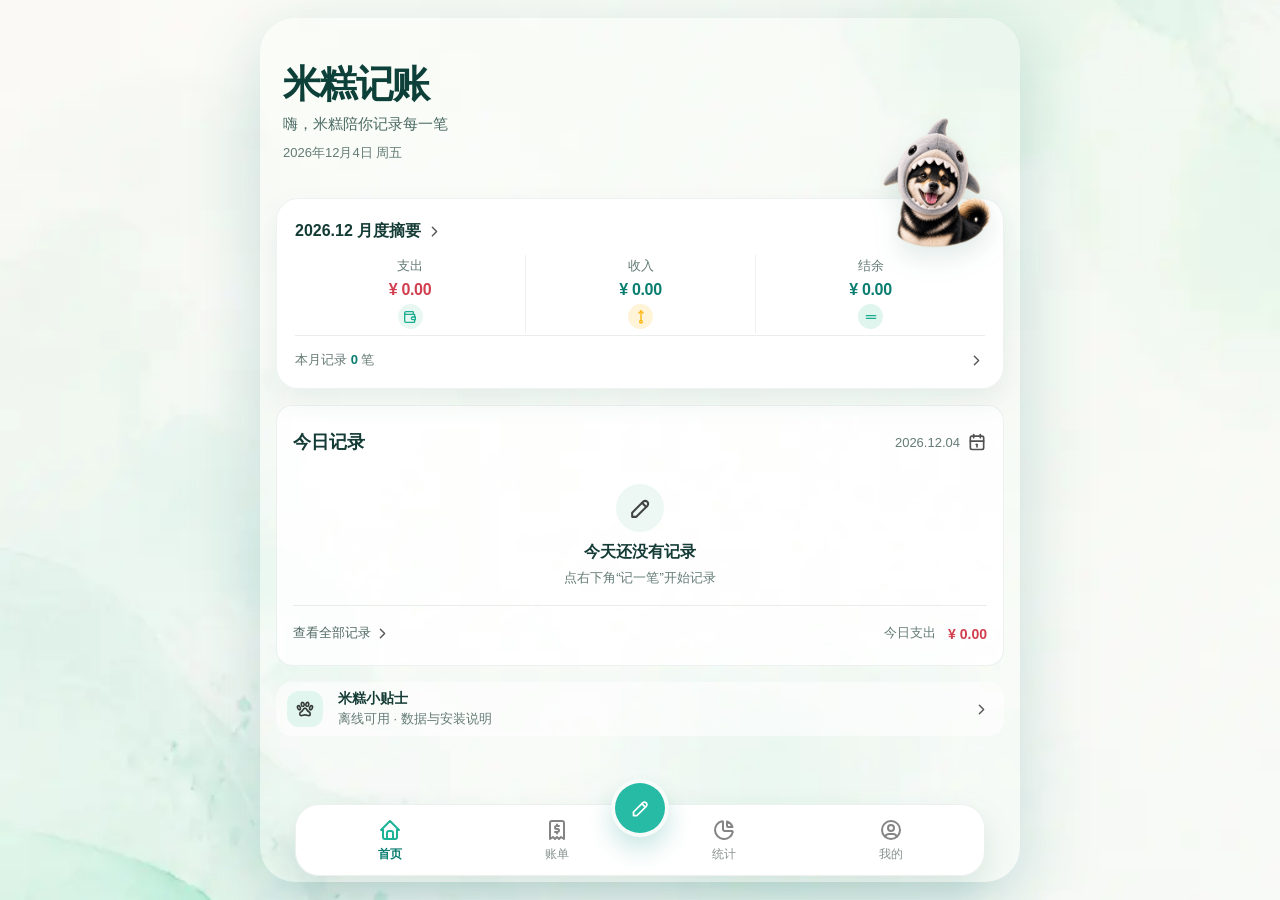
<file: index.html>
<!doctype html>
<html lang="zh-CN">
<head>
  <meta charset="utf-8">
  <meta name="viewport" content="width=device-width, initial-scale=1, maximum-scale=1, user-scalable=no, viewport-fit=cover">
  <meta name="theme-color" content="#f4fbf8">
  <meta name="apple-mobile-web-app-capable" content="yes">
  <meta name="apple-mobile-web-app-status-bar-style" content="default">
  <meta name="apple-mobile-web-app-title" content="米糕记账">
  <meta name="description" content="米糕陪你记录每一笔日常支出与收入">
  <link rel="manifest" href="./manifest.webmanifest">
  <link rel="apple-touch-icon" href="./assets/black-shiba-mascot.png">
  <link rel="stylesheet" href="./styles.css">
  <title>米糕记账</title>
</head>
<body>
  <div id="app-shell" class="app-shell">
    <main id="page" class="page-host" aria-live="polite"></main>
    <div id="modal-root"></div>

    <nav class="bottom-nav" aria-label="主导航">
      <button class="nav-item" data-tab="home" type="button">
        <span class="nav-icon" aria-hidden="true">
          <img class="nav-glyph" src="./assets/icons/home.svg" alt="">
        </span><span>首页</span>
      </button>
      <button class="nav-item" data-tab="ledger" type="button">
        <span class="nav-icon" aria-hidden="true">
          <img class="nav-glyph" src="./assets/icons/receipt-2.svg" alt="">
        </span><span>账单</span>
      </button>
      <button class="nav-item" data-tab="statistics" type="button">
        <span class="nav-icon" aria-hidden="true">
          <img class="nav-glyph" src="./assets/icons/chart-pie.svg" alt="">
        </span><span>统计</span>
      </button>
      <button class="nav-item" data-tab="settings" type="button">
        <span class="nav-icon" aria-hidden="true">
          <img class="nav-glyph" src="./assets/icons/user-circle.svg" alt="">
        </span><span>我的</span>
      </button>
    </nav>

    <button class="floating-add" data-action="add" type="button" aria-label="记一笔">
      <img class="floating-add-glyph" src="./assets/icons/pencil.svg" alt="" aria-hidden="true">
      <span>记一笔</span>
    </button>

    <div id="toast" class="toast" role="status"></div>
  </div>
  <script src="./app.js" defer></script>
</body>
</html>
</file>
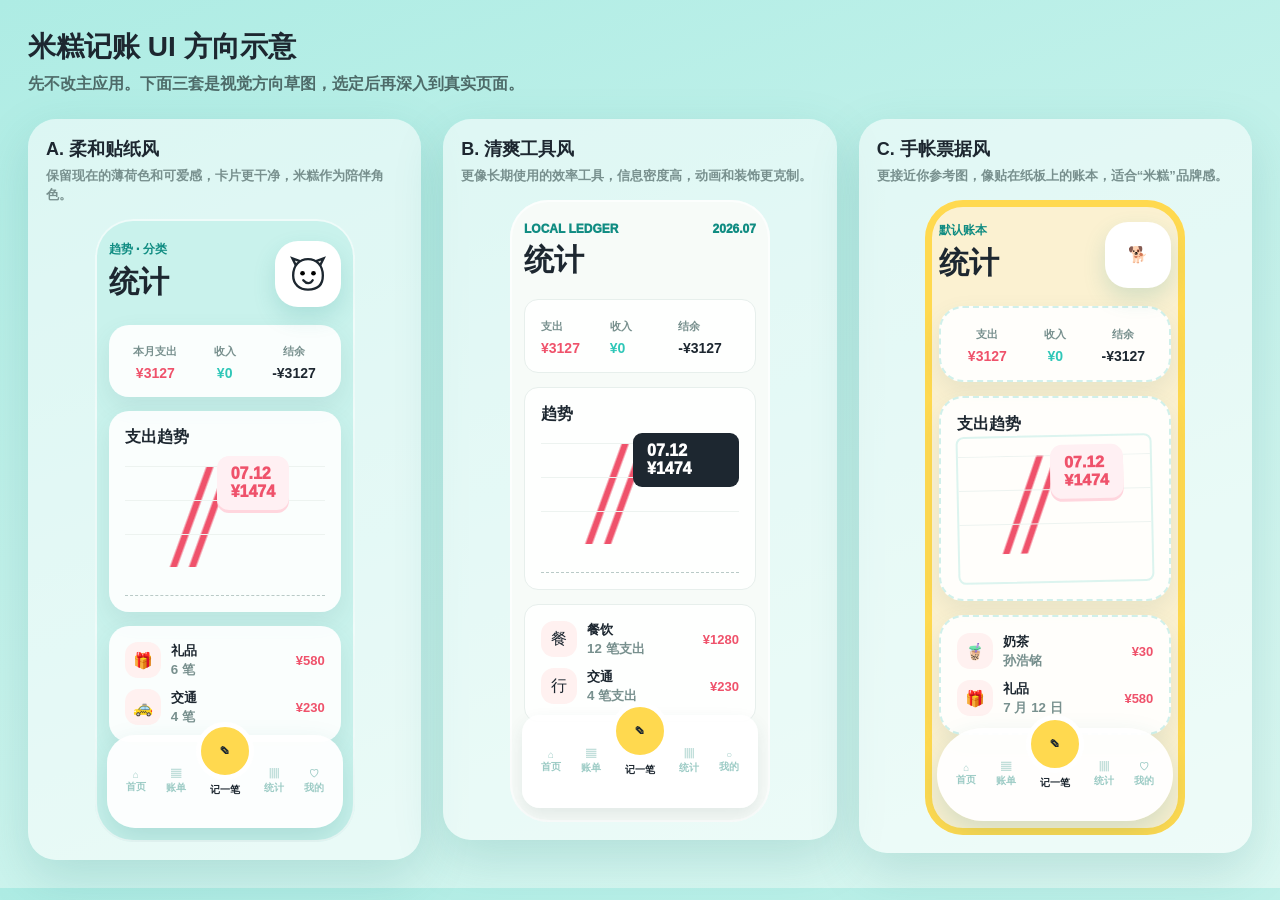
<file: ui-concepts.html>
<!doctype html>
<html lang="zh-CN">
<head>
  <meta charset="utf-8">
  <meta name="viewport" content="width=device-width, initial-scale=1">
  <title>米糕记账 UI 方向示意</title>
  <style>
    :root {
      --mint: #2fc7b8;
      --mint-soft: #c9f2ec;
      --ink: #1d2730;
      --muted: #78908e;
      --coral: #ef526b;
      --yellow: #ffd94f;
      --paper: #fffdf8;
    }
    * { box-sizing: border-box; }
    body {
      margin: 0;
      padding: 28px;
      background: linear-gradient(160deg, #aeece4, #dcf8f2);
      color: var(--ink);
      font-family: -apple-system, BlinkMacSystemFont, "Segoe UI", sans-serif;
    }
    h1 { margin: 0 0 8px; font-size: 28px; }
    .intro { margin: 0 0 24px; color: #4e6b69; font-weight: 700; }
    .grid {
      display: grid;
      grid-template-columns: repeat(auto-fit, minmax(280px, 1fr));
      gap: 22px;
      align-items: start;
    }
    .concept {
      padding: 18px;
      border-radius: 28px;
      background: rgba(255,255,255,.55);
      box-shadow: 0 18px 50px rgba(33, 120, 116, .18);
    }
    .concept h2 { margin: 0 0 6px; font-size: 18px; }
    .concept p { margin: 0 0 14px; color: var(--muted); font-size: 13px; font-weight: 700; line-height: 1.45; }
    .phone {
      width: 260px;
      min-height: 520px;
      margin: 0 auto;
      padding: 22px 14px 86px;
      position: relative;
      overflow: hidden;
      border-radius: 38px;
      background: var(--mint-soft);
      box-shadow: inset 0 0 0 2px rgba(255,255,255,.7);
    }
    .hero { display: flex; justify-content: space-between; align-items: flex-start; margin-bottom: 18px; }
    .eyebrow { display: block; color: #108c82; font-size: 12px; font-weight: 950; }
    .title { display: block; margin-top: 4px; font-size: 30px; font-weight: 950; }
    .migao {
      width: 66px;
      height: 66px;
      border-radius: 23px;
      background: #fff;
      display: grid;
      place-items: center;
      box-shadow: 0 10px 22px rgba(41, 145, 138, .18);
    }
    .migao svg { width: 50px; height: 50px; }
    .card {
      margin-bottom: 14px;
      padding: 16px;
      border-radius: 20px;
      background: rgba(255,255,255,.9);
      box-shadow: 0 10px 24px rgba(55, 112, 108, .10);
    }
    .summary { display: grid; grid-template-columns: repeat(3, 1fr); gap: 8px; text-align: center; }
    .summary span { color: var(--muted); font-size: 11px; font-weight: 850; }
    .summary strong { display: block; margin-top: 6px; font-size: 14px; }
    .expense { color: var(--coral); }
    .income { color: var(--mint); }
    .chart { height: 148px; position: relative; border-bottom: 1px dashed #b9cac7; }
    .line {
      position: absolute;
      inset: 18px 0 28px;
      background:
        linear-gradient(#edf3f0 1px, transparent 1px) 0 0 / 100% 34px,
        linear-gradient(110deg, transparent 0 34%, var(--coral) 35% 37%, transparent 38% 42%, var(--coral) 43% 45%, transparent 46%);
    }
    .bubble {
      position: absolute;
      left: 92px;
      top: 8px;
      padding: 9px 14px;
      border-radius: 12px;
      background: #fff0f3;
      color: var(--coral);
      font-weight: 950;
      box-shadow: 0 3px 0 #ffd6de;
    }
    .list { display: grid; gap: 10px; }
    .row { display: flex; align-items: center; gap: 10px; }
    .icon { display: grid; place-items: center; width: 36px; height: 36px; border-radius: 13px; background: #fff1f0; }
    .row div { flex: 1; }
    .row b { display: block; font-size: 13px; }
    .row small { color: var(--muted); font-weight: 700; }
    .nav {
      position: absolute;
      left: 12px;
      right: 12px;
      bottom: 14px;
      display: grid;
      grid-template-columns: repeat(5, 1fr);
      align-items: center;
      padding: 9px;
      border-radius: 28px;
      background: rgba(255,255,255,.95);
      box-shadow: 0 12px 28px rgba(38, 126, 121, .18);
      text-align: center;
      color: #9ccbc5;
      font-size: 10px;
      font-weight: 900;
    }
    .nav svg { width: 24px; height: 24px; display: block; margin: 0 auto 3px; fill: none; stroke: currentColor; stroke-width: 2.2; stroke-linecap: round; stroke-linejoin: round; }
    .fab { transform: translateY(-22px); color: var(--ink); }
    .fab i { display: grid; place-items: center; width: 58px; height: 58px; margin: 0 auto 3px; border: 5px solid white; border-radius: 50%; background: var(--yellow); font-style: normal; }
    .b .phone { background: #f7fbf8; }
    .b .card { border: 1px solid #e7efec; box-shadow: none; border-radius: 14px; }
    .b .summary { text-align: left; }
    .b .bubble { background: #1d2730; color: white; box-shadow: none; border-radius: 9px; }
    .b .nav { border-radius: 18px; box-shadow: 0 8px 18px rgba(42, 80, 76, .10); }
    .c .phone { background: #fbf1d1; box-shadow: inset 0 0 0 7px #ffd94f; }
    .c .card { border: 2px dashed rgba(42, 189, 176, .22); border-radius: 24px; }
    .c .chart { transform: rotate(-1.2deg); border: 2px solid rgba(42, 189, 176, .16); border-radius: 8px; }
    .c .nav { border-radius: 999px; }
  </style>
</head>
<body>
  <h1>米糕记账 UI 方向示意</h1>
  <p class="intro">先不改主应用。下面三套是视觉方向草图，选定后再深入到真实页面。</p>
  <main class="grid">
    <section class="concept a">
      <h2>A. 柔和贴纸风</h2>
      <p>保留现在的薄荷色和可爱感，卡片更干净，米糕作为陪伴角色。</p>
      <div class="phone">
        <div class="hero"><div><span class="eyebrow">趋势 · 分类</span><span class="title">统计</span></div><div class="migao"><svg viewBox="0 0 64 64"><path d="M18 24 12 12l14 5M46 24l6-12-14 5" fill="#f7f8f2" stroke="#1d2730" stroke-width="3"/><path d="M13 34c0-13 8-21 19-21s19 8 19 21-8 18-19 18-19-7-19-18Z" fill="#fff" stroke="#1d2730" stroke-width="3"/><circle cx="25" cy="31" r="3"/><circle cx="39" cy="31" r="3"/><path d="M26 40c4 5 9 5 12 0" fill="none" stroke="#1d2730" stroke-width="3" stroke-linecap="round"/></svg></div></div>
        <div class="card summary"><div><span>本月支出</span><strong class="expense">¥3127</strong></div><div><span>收入</span><strong class="income">¥0</strong></div><div><span>结余</span><strong>-¥3127</strong></div></div>
        <div class="card"><b>支出趋势</b><div class="chart"><div class="line"></div><div class="bubble">07.12<br>¥1474</div></div></div>
        <div class="card list"><div class="row"><span class="icon">🎁</span><div><b>礼品</b><small>6 笔</small></div><b class="expense">¥580</b></div><div class="row"><span class="icon">🚕</span><div><b>交通</b><small>4 笔</small></div><b class="expense">¥230</b></div></div>
        <div class="nav"><span>⌂<br>首页</span><span>▤<br>账单</span><span class="fab"><i>✎</i>记一笔</span><span>▥<br>统计</span><span>♡<br>我的</span></div>
      </div>
    </section>
    <section class="concept b">
      <h2>B. 清爽工具风</h2>
      <p>更像长期使用的效率工具，信息密度高，动画和装饰更克制。</p>
      <div class="phone">
        <div class="hero"><div><span class="eyebrow">LOCAL LEDGER</span><span class="title">统计</span></div><span class="eyebrow">2026.07</span></div>
        <div class="card summary"><div><span>支出</span><strong class="expense">¥3127</strong></div><div><span>收入</span><strong class="income">¥0</strong></div><div><span>结余</span><strong>-¥3127</strong></div></div>
        <div class="card"><b>趋势</b><div class="chart"><div class="line"></div><div class="bubble">07.12 ¥1474</div></div></div>
        <div class="card list"><div class="row"><span class="icon">餐</span><div><b>餐饮</b><small>12 笔支出</small></div><b class="expense">¥1280</b></div><div class="row"><span class="icon">行</span><div><b>交通</b><small>4 笔支出</small></div><b class="expense">¥230</b></div></div>
        <div class="nav"><span>⌂<br>首页</span><span>▤<br>账单</span><span class="fab"><i>✎</i>记一笔</span><span>▥<br>统计</span><span>○<br>我的</span></div>
      </div>
    </section>
    <section class="concept c">
      <h2>C. 手帐票据风</h2>
      <p>更接近你参考图，像贴在纸板上的账本，适合“米糕”品牌感。</p>
      <div class="phone">
        <div class="hero"><div><span class="eyebrow">默认账本</span><span class="title">统计</span></div><div class="migao">🐕</div></div>
        <div class="card summary"><div><span>支出</span><strong class="expense">¥3127</strong></div><div><span>收入</span><strong class="income">¥0</strong></div><div><span>结余</span><strong>-¥3127</strong></div></div>
        <div class="card"><b>支出趋势</b><div class="chart"><div class="line"></div><div class="bubble">07.12<br>¥1474</div></div></div>
        <div class="card list"><div class="row"><span class="icon">🧋</span><div><b>奶茶</b><small>孙浩铭</small></div><b class="expense">¥30</b></div><div class="row"><span class="icon">🎁</span><div><b>礼品</b><small>7 月 12 日</small></div><b class="expense">¥580</b></div></div>
        <div class="nav"><span>⌂<br>首页</span><span>▤<br>账单</span><span class="fab"><i>✎</i>记一笔</span><span>▥<br>统计</span><span>♡<br>我的</span></div>
      </div>
    </section>
  </main>
</body>
</html>
</file>
<file: styles.css>
:root {
  --mint: #2abdb0;
  --mint-deep: #159a96;
  --mint-light: #d8f5ef;
  --mint-wash: #c2efe8;
  --yellow: #ffdb55;
  --coral: #ff5d68;
  --ink: #172329;
  --muted: #7e9697;
  --paper: #fffefa;
  --line: rgba(23, 35, 41, .09);
  --shadow: 0 12px 28px rgba(22, 141, 137, .13);
  --radius: 24px;
  color-scheme: light;
}

* { box-sizing: border-box; }

html {
  min-height: 100%;
  background: var(--mint-wash);
  touch-action: pan-y;
  overscroll-behavior-x: none;
}

body {
  margin: 0;
  min-width: 320px;
  min-height: 100%;
  background:
    radial-gradient(circle at 8% 3%, rgba(255, 255, 255, .28), transparent 25%),
    radial-gradient(circle at 90% 30%, rgba(255, 255, 255, .18), transparent 30%),
    linear-gradient(145deg, #c0eee7 0%, #aee7df 48%, #d8f5ef 100%);
  color: var(--ink);
  font-family: -apple-system, BlinkMacSystemFont, "SF Pro Rounded", "PingFang SC", "Microsoft YaHei", sans-serif;
  -webkit-font-smoothing: antialiased;
  touch-action: pan-y;
  overscroll-behavior-x: none;
}

button, input, select, textarea { font: inherit; }
button { -webkit-tap-highlight-color: transparent; }
button:disabled { cursor: not-allowed; opacity: .58; }

.app-shell {
  width: min(100%, 760px);
  min-height: 100vh;
  margin: 0 auto;
  position: relative;
  padding-top: env(safe-area-inset-top);
}

.page-host {
  padding: 18px 16px calc(112px + env(safe-area-inset-bottom));
}

.page { animation: page-in .2s ease-out; }
.page.page-swipe-next { animation: page-swipe-next .24s cubic-bezier(.22, .72, .28, 1) both; }
.page.page-swipe-previous { animation: page-swipe-previous .24s cubic-bezier(.22, .72, .28, 1) both; }

@keyframes page-in {
  from { opacity: 1; transform: translateY(5px); }
  to { opacity: 1; transform: translateY(0); }
}

@keyframes page-swipe-next {
  from { opacity: .72; transform: translate3d(22px, 0, 0); }
  to { opacity: 1; transform: translate3d(0, 0, 0); }
}

@keyframes page-swipe-previous {
  from { opacity: .72; transform: translate3d(-22px, 0, 0); }
  to { opacity: 1; transform: translate3d(0, 0, 0); }
}

h1, h2, h3, p { margin: 0; }
h1 { font-size: clamp(27px, 7vw, 36px); letter-spacing: -.04em; line-height: 1.1; }
h2 { font-size: 21px; letter-spacing: -.025em; }
h3 { font-size: 16px; }

.eyebrow {
  color: var(--mint-deep);
  font-size: 12px;
  font-weight: 800;
  letter-spacing: .08em;
  text-transform: uppercase;
}

.subtle { color: var(--muted); font-size: 13px; }
.muted { color: var(--muted); }

.hero {
  display: flex;
  align-items: flex-start;
  justify-content: space-between;
  gap: 14px;
  min-height: 164px;
  padding: 12px 4px 0 5px;
}

.hero-copy { padding-top: 11px; }
.hero-copy h1 { margin: 6px 0 9px; }
.hero-copy p { color: rgba(23, 35, 41, .68); font-weight: 700; }

.page-home { padding-top: 4px; }

.home-intro {
  min-height: 145px;
  padding: 10px 6px 0;
}

.home-intro-copy { display: grid; align-content: start; gap: 7px; }
.home-intro-copy h1 { margin: 1px 0 0; color: #0d4b4d; font-size: clamp(29px, 8vw, 38px); }
.home-intro-copy p { color: rgba(23, 35, 41, .72); font-size: 15px; font-weight: 750; }
.home-date { color: var(--muted); font-size: 12px; font-weight: 750; }

.offline-chip,
.small-chip {
  display: inline-flex;
  align-items: center;
  gap: 5px;
  border-radius: 999px;
  background: rgba(255, 255, 255, .58);
  color: var(--mint-deep);
  padding: 6px 10px;
  font-size: 11px;
  font-weight: 800;
}

.mascot {
  width: 142px;
  height: 142px;
  object-fit: contain;
  filter: drop-shadow(0 10px 8px rgba(24, 114, 113, .18));
}

.mascot.small { width: 82px; height: 82px; }

.home-summary-card {
  min-height: 245px;
  margin-top: 0;
  padding: 68px 18px 18px;
  overflow: visible;
  background: linear-gradient(148deg, rgba(255, 255, 255, .99), rgba(255, 254, 250, .98));
}

.home-summary-heading {
  align-items: flex-start;
  min-height: 38px;
  margin-bottom: 13px;
  padding-right: 128px;
}

.home-summary-heading > div { display: grid; gap: 4px; }
.home-summary-heading strong { color: var(--ink); font-size: 19px; }
.home-summary-heading > div span { color: var(--muted); font-size: 12px; font-weight: 800; }

.home-summary-detail {
  display: inline-flex;
  align-items: center;
  gap: 3px;
  flex: 0 0 auto;
  margin-top: 2px;
  border: 0;
  background: transparent;
  color: var(--muted);
  cursor: pointer;
  font-size: 12px;
  font-weight: 800;
}

.home-summary-detail span { color: var(--mint-deep); font-size: 21px; line-height: 12px; }

.home-mascot-button {
  position: absolute;
  z-index: 3;
  top: -80px;
  right: 7px;
  width: 132px;
  height: 132px;
  padding: 0;
  border: 0;
  background: transparent;
  cursor: pointer;
  -webkit-tap-highlight-color: transparent;
}

.home-mascot-button:focus-visible { outline: 3px solid rgba(42, 189, 176, .5); outline-offset: 4px; border-radius: 50%; }
.mascot-stage { position: relative; display: block; width: 100%; height: 100%; filter: drop-shadow(0 10px 8px rgba(24, 114, 113, .16)); }
.home-mascot-image { position: absolute; inset: 0; width: 100%; height: 100%; object-fit: contain; }
.mascot-active { opacity: 0; }

@keyframes mascot-idle-reaction {
  0%, 100% { opacity: 1; transform: translate3d(0, 0, 0) rotate(0deg) scale(1); }
  24% { opacity: .48; transform: translate3d(-1px, -3px, 0) rotate(-1deg) scale(1.015); }
  48% { opacity: 0; transform: translate3d(0, -1px, 0) rotate(0deg) scale(1.018); }
  74% { opacity: .3; transform: translate3d(1px, 1px, 0) rotate(1deg) scale(1.005); }
}

@keyframes mascot-active-reaction {
  0%, 100% { opacity: 0; transform: translate3d(0, 5px, 0) rotate(0deg) scale(.975); }
  24% { opacity: .55; transform: translate3d(1px, -1px, 0) rotate(-1deg) scale(1.01); }
  48% { opacity: 1; transform: translate3d(0, -2px, 0) rotate(-2deg) scale(1.025); }
  68% { opacity: .75; transform: translate3d(2px, 0, 0) rotate(1.2deg) scale(1.01); }
  84% { opacity: .3; transform: translate3d(-1px, 1px, 0) rotate(-.6deg) scale(1); }
}

.home-mascot-button.is-reacting .mascot-idle { animation: mascot-idle-reaction .86s cubic-bezier(.25, .75, .35, 1) both; }
.home-mascot-button.is-reacting .mascot-active { animation: mascot-active-reaction .86s cubic-bezier(.25, .75, .35, 1) both; }

.home-primary-action {
  display: inline-flex;
  align-items: center;
  justify-content: center;
  gap: 9px;
  width: 100%;
  min-height: 52px;
  margin-top: 18px;
  border: 0;
  border-radius: 18px;
  background: linear-gradient(135deg, #39c8b7, #20aea6);
  color: white;
  cursor: pointer;
  font-size: 17px;
  font-weight: 900;
  box-shadow: 0 10px 19px rgba(27, 174, 164, .23);
}

.home-primary-action:active { transform: translateY(1px) scale(.99); }
.home-primary-icon { display: grid; place-items: center; width: 25px; height: 25px; }
.home-primary-icon svg { width: 100%; height: 100%; fill: none; stroke: currentColor; stroke-linecap: round; stroke-linejoin: round; stroke-width: 2.4; }

.paper-card {
  position: relative;
  margin-bottom: 16px;
  padding: 18px;
  border: 2px solid rgba(255, 255, 255, .82);
  border-radius: var(--radius);
  background: linear-gradient(142deg, rgba(255, 255, 255, .98), var(--paper));
  box-shadow: var(--shadow);
}

.paper-card::after {
  content: "";
  position: absolute;
  inset: 7px;
  pointer-events: none;
  border: 1px dashed rgba(42, 189, 176, .10);
  border-radius: 18px;
}

.paper-card > * { position: relative; z-index: 1; }

/* The home mascot floats over the summary card instead of taking up layout space. */
.paper-card > .home-mascot-button { position: absolute; z-index: 3; }

.section-heading,
.page-title-row,
.row-between,
.summary-heading,
.month-switcher,
.day-heading,
.record-row,
.modal-heading,
.settings-brand,
.form-label-row {
  display: flex;
  align-items: center;
  justify-content: space-between;
  gap: 12px;
}

.section-heading { margin-bottom: 14px; }
.section-heading .subtle { margin-top: 3px; }

.summary-heading { margin-bottom: 17px; }
.summary-heading strong { font-size: 16px; }
.summary-heading span { color: var(--muted); font-size: 12px; font-weight: 700; }

.summary-grid {
  display: grid;
  grid-template-columns: repeat(3, 1fr);
  gap: 8px;
}

.summary-item {
  min-width: 0;
  padding: 4px 4px 2px;
  text-align: center;
}

.summary-item + .summary-item { border-left: 1px solid var(--line); }
.summary-item span { display: block; color: var(--muted); font-size: 12px; font-weight: 700; }
.summary-item strong { display: block; margin-top: 7px; font-size: 16px; white-space: nowrap; }
.expense-text { color: var(--coral); }
.income-text { color: var(--mint); }
.transfer-text { color: var(--ink); }
.ink-text { color: var(--ink); }

.receipt-card {
  overflow: hidden;
  padding-bottom: 15px;
  background: linear-gradient(180deg, #fffefc, #f9faf4);
}

.migao-reminder-card { padding-bottom: 15px; }
.migao-reminder-card .section-heading { margin-bottom: 8px; }
.reminder-mark { font-size: 25px; }
.reminder-copy { line-height: 1.6; }
.home-help-card { padding: 13px 16px; }
.home-help-row { display: flex; align-items: center; justify-content: space-between; gap: 10px; flex-wrap: wrap; }
.home-install-button { border: 0; cursor: pointer; }

.receipt-total {
  display: flex;
  justify-content: space-between;
  gap: 12px;
  margin-top: 12px;
  padding-top: 13px;
  border-top: 1px dashed rgba(23, 35, 41, .2);
  font-weight: 800;
}

.empty-state {
  padding: 25px 12px 18px;
  color: var(--muted);
  text-align: center;
}

.empty-state .empty-mark { margin-bottom: 8px; font-size: 30px; }
.empty-state strong { display: block; margin-bottom: 5px; color: var(--ink); }

.record-list { display: grid; gap: 5px; }

.record-row {
  min-width: 0;
  padding: 9px 0;
  border-bottom: 1px solid rgba(23, 35, 41, .06);
}

.record-row:last-child { border-bottom: 0; }
.record-main { display: flex; align-items: center; min-width: 0; gap: 10px; }
.record-copy { min-width: 0; }
.record-copy strong,
.record-copy span { display: block; overflow: hidden; text-overflow: ellipsis; white-space: nowrap; }
.record-copy strong { font-size: 15px; }
.record-copy span { max-width: 175px; margin-top: 3px; color: var(--muted); font-size: 12px; }
.record-amount { flex: 0 0 auto; font-size: 15px; font-weight: 900; }

.category-icon {
  display: inline-grid;
  flex: 0 0 auto;
  place-items: center;
  width: 43px;
  height: 43px;
  border-radius: 15px;
  background: var(--mint-light);
  font-size: 23px;
}

.category-icon.expense { background: #fff0ef; }
.category-icon.income { background: #e1f8f0; }
.category-icon.transfer { background: #fff5cc; }

.page-title-row { margin: 6px 2px 15px; }
.page-title-row h1 { margin-top: 5px; }

.round-button,
.icon-button {
  display: inline-grid;
  place-items: center;
  border: 0;
  cursor: pointer;
}

.round-button {
  width: 42px;
  height: 42px;
  border-radius: 50%;
  background: var(--yellow);
  color: var(--ink);
  box-shadow: 0 6px 12px rgba(232, 177, 22, .2);
  font-size: 24px;
  font-weight: 400;
}

.icon-button {
  width: 34px;
  height: 34px;
  border-radius: 12px;
  background: rgba(42, 189, 176, .10);
  color: var(--mint-deep);
  font-size: 18px;
}

.icon-button.danger { background: #fff0ef; color: var(--coral); }
.icon-button:active, .round-button:active, .action-button:active, .nav-add:active { transform: scale(.96); }

.segmented {
  display: grid;
  grid-template-columns: repeat(2, 1fr);
  gap: 4px;
  margin-bottom: 16px;
  padding: 4px;
  border-radius: 16px;
  background: rgba(255, 255, 255, .47);
}

.segmented button {
  min-height: 39px;
  border: 0;
  border-radius: 12px;
  background: transparent;
  color: var(--muted);
  cursor: pointer;
  font-weight: 800;
}

.segmented button.active { background: var(--paper); color: var(--ink); box-shadow: 0 4px 10px rgba(25, 117, 116, .10); }

.month-switcher {
  margin: 2px 2px 13px;
}

.month-switcher strong { font-size: 19px; letter-spacing: .03em; }
.month-switcher button { border: 0; background: transparent; color: var(--mint-deep); cursor: pointer; font-size: 23px; }

.month-summary { margin-bottom: 16px; padding: 14px 13px; }
.month-summary .summary-item strong { font-size: 15px; }

.day-card { padding: 15px 16px; }
.day-heading { margin-bottom: 2px; }
.day-heading strong { font-size: 14px; }
.day-heading span { color: var(--muted); font-size: 12px; font-weight: 700; }

.calendar-card { padding: 14px 11px 16px; }
.weekdays, .calendar-grid { display: grid; grid-template-columns: repeat(7, 1fr); gap: 5px; }
.weekdays { margin-bottom: 6px; color: var(--muted); font-size: 11px; font-weight: 800; text-align: center; }
.calendar-cell {
  min-height: 58px;
  border: 1px solid transparent;
  border-radius: 14px;
  background: transparent;
  color: var(--ink);
  cursor: pointer;
}

.calendar-cell:active { background: rgba(42, 189, 176, .13); }
.calendar-cell.selected { border-color: var(--mint); background: var(--mint); color: white; }
.calendar-cell.has-expense:not(.selected) { background: #fff1f0; }
.calendar-day { display: block; padding-top: 8px; font-size: 14px; font-weight: 800; }
.calendar-expense { display: block; margin-top: 5px; font-size: 9px; font-weight: 800; }
.calendar-cell.selected .calendar-expense { color: rgba(255,255,255,.9); }

.selected-date-card { padding-top: 16px; }
.selected-date-card .section-heading { margin-bottom: 6px; }

.category-grid {
  display: grid;
  grid-template-columns: repeat(4, 1fr);
  gap: 13px 8px;
}

.category-button {
  min-width: 0;
  border: 0;
  background: transparent;
  color: var(--ink);
  cursor: pointer;
  text-align: center;
}

.category-button .category-icon { margin: 0 auto 6px; border: 3px solid transparent; }
.category-button.selected .category-icon { border-color: currentColor; box-shadow: 0 0 0 3px rgba(42, 189, 176, .11); }
.category-button span:last-child { display: block; overflow: hidden; font-size: 12px; font-weight: 700; text-overflow: ellipsis; white-space: nowrap; }

.stats-card { padding-bottom: 15px; }
.chart-wrap { margin-top: 10px; overflow: hidden; padding: 9px 0 2px; }
.trend-chart-shell { width: 100%; padding: 0 0 12px; overflow: hidden; border: 1px solid var(--line); border-radius: 8px; background: rgba(255, 255, 255, .74); }
.trend-chart { display: block; width: 100%; height: auto; aspect-ratio: 12 / 7; touch-action: pan-y; }
.trend-grid-line { stroke: #eef2ef; stroke-width: 1; }
.trend-axis { stroke: #bfc8c4; stroke-dasharray: 5 6; stroke-width: 1.2; }
.trend-axis-label { fill: var(--muted); font-size: 11px; font-weight: 700; }
.trend-area { fill: url(#trendAreaGradient); }
.trend-line { fill: none; stroke: var(--coral); stroke-linecap: round; stroke-linejoin: round; stroke-width: 2.8; }
.trend-selected-band { fill: rgba(255, 109, 130, .12); }
.trend-day-zone { fill: rgba(255, 109, 130, .001); cursor: pointer; pointer-events: all; }
.trend-day-zone:active { fill: rgba(255, 109, 130, .08); }
.trend-hit-area { fill: transparent; cursor: pointer; }
.trend-point { fill: #fff; stroke: #cfd8d5; stroke-width: 1.8; }
.trend-point.has-value { fill: var(--coral); stroke: #fff; stroke-width: 2.2; }
.trend-point-hit:active .trend-point { opacity: .72; }
.trend-tooltip rect { fill: #fff0f3; stroke: #ffd6de; stroke-width: 1; }
.trend-tooltip path { fill: #fff0f3; }
.trend-tooltip text { fill: #7f8583; font-size: 10px; font-weight: 800; }
.trend-tooltip .trend-tooltip-amount { fill: var(--coral); font-size: 12px; font-weight: 900; }
.trend-summary { width: calc(100% - 24px); margin: 0 auto; padding: 9px 10px; border-radius: 8px; background: #f2f1ed; color: var(--muted); font-size: 13px; font-weight: 800; text-align: center; }
.trend-summary strong { color: var(--coral); font-size: 15px; }
.chart-note { margin-top: 10px; color: var(--muted); font-size: 12px; }

.ranking-list { display: grid; gap: 11px; }
.ranking-item {
  width: 100%;
  padding: 8px 8px 9px;
  border: 1px solid transparent;
  border-radius: 12px;
  background: transparent;
  color: inherit;
  cursor: pointer;
  text-align: left;
}
.ranking-item.selected {
  border-color: rgba(42, 189, 176, .25);
  background: rgba(216, 245, 239, .42);
}
.ranking-top { display: flex; align-items: center; gap: 10px; }
.ranking-top .ranking-name { flex: 1; min-width: 0; font-size: 14px; font-weight: 800; }
.ranking-count { color: var(--muted); font-size: 11px; font-weight: 800; white-space: nowrap; }
.ranking-top .ranking-value { color: var(--coral); font-size: 13px; font-weight: 900; }
.progress-track { height: 7px; margin: 7px 0 0 45px; overflow: hidden; border-radius: 999px; background: #ffe5e3; }
.progress-value { height: 100%; border-radius: inherit; background: var(--coral); }
.category-detail-card .record-list { margin-top: 4px; }

.quick-list { display: grid; gap: 12px; }
.quick-row { display: flex; justify-content: space-between; gap: 12px; color: var(--muted); font-size: 14px; font-weight: 700; }
.quick-row strong { color: var(--ink); }

.form-card { margin-bottom: 14px; }
.type-pills { display: grid; grid-template-columns: repeat(3, 1fr); gap: 7px; margin-bottom: 15px; }
.type-pill {
  min-height: 41px;
  border: 0;
  border-radius: 14px;
  background: rgba(255,255,255,.57);
  color: var(--muted);
  cursor: pointer;
  font-size: 13px;
  font-weight: 900;
}

.type-pill.active.expense { background: var(--coral); color: white; }
.type-pill.active.income { background: var(--mint); color: white; }
.type-pill.active.transfer { background: var(--yellow); color: var(--ink); }

.add-record-form {
  display: flex;
  min-height: 0;
  flex: 1 1 auto;
  flex-direction: column;
}

.add-form-scroll {
  min-height: 0;
  overflow-x: hidden;
  overflow-y: auto;
  padding: 0 2px 8px;
  -webkit-overflow-scrolling: touch;
}

.amount-card { padding: 17px 17px 19px; text-align: center; }
.amount-label { color: var(--muted); font-size: 12px; font-weight: 800; }
.amount-entry { display: flex; align-items: baseline; justify-content: center; gap: 5px; margin-top: 3px; }
.amount-entry em { color: var(--coral); font-size: 26px; font-style: normal; font-weight: 900; }
.amount-entry input { width: min(190px, 68vw); max-width: 100%; min-width: 0; border: 0; outline: 0; background: transparent; color: var(--ink); font-size: 42px; font-weight: 900; text-align: center; }
.amount-entry input::placeholder { color: #c4d3ce; }

.field-grid { display: grid; gap: 11px; }
.field { display: grid; gap: 6px; }
.field label { color: var(--muted); font-size: 12px; font-weight: 800; }
.field input, .field textarea, .field select {
  width: 100%;
  border: 1px solid rgba(42, 189, 176, .17);
  border-radius: 13px;
  outline: 0;
  padding: 11px 12px;
  background: rgba(240, 252, 249, .76);
  color: var(--ink);
}

.field textarea { min-height: 76px; resize: vertical; }
.field input:focus, .field textarea:focus, .field select:focus { border-color: var(--mint); box-shadow: 0 0 0 3px rgba(42, 189, 176, .12); }

.action-button {
  width: 100%;
  min-height: 49px;
  border: 0;
  border-radius: 17px;
  background: var(--yellow);
  color: var(--ink);
  cursor: pointer;
  font-weight: 900;
  box-shadow: 0 7px 14px rgba(227, 178, 26, .18);
}

.action-button.secondary { background: rgba(255, 255, 255, .68); box-shadow: none; }
.action-button.danger { background: #fff0ef; color: var(--coral); box-shadow: none; }
.modal-save-bar {
  position: sticky;
  bottom: 0;
  z-index: 4;
  flex: 0 0 auto;
  margin: 0 -2px;
  padding: 10px 2px calc(2px + env(safe-area-inset-bottom));
  background: linear-gradient(180deg, rgba(255, 255, 255, 0), var(--paper) 22%, var(--paper));
}
.save-record-button { box-shadow: 0 10px 20px rgba(227, 178, 26, .22); }

.settings-brand { justify-content: flex-start; }
.settings-brand-copy { min-width: 0; }
.settings-brand-copy strong { display: block; font-size: 18px; }
.settings-brand-copy span { display: block; margin-top: 4px; color: var(--muted); font-size: 12px; }
.settings-list { display: grid; gap: 9px; }
.settings-line { display: flex; align-items: center; gap: 10px; min-height: 42px; color: var(--ink); font-size: 14px; font-weight: 700; }
.settings-line .line-icon { width: 27px; color: var(--mint-deep); font-size: 20px; text-align: center; }
.settings-line span:last-child { flex: 1; }
.settings-line small { color: var(--muted); font-size: 11px; font-weight: 700; }
.settings-actions { margin-top: 13px; }
.backup-note { line-height: 1.6; }
.backup-auto-note { margin-top: 10px; color: var(--mint-deep); font-size: 12px; font-weight: 800; line-height: 1.5; }
.backup-manual-note { margin-top: 8px; color: #536e70; font-size: 12px; font-weight: 800; line-height: 1.5; }
.merge-steps { display: grid; gap: 8px; margin-top: 12px; }
.merge-steps div { display: flex; align-items: flex-start; gap: 9px; padding: 10px; border-radius: 14px; background: rgba(216, 245, 239, .58); color: #536e70; font-size: 12px; font-weight: 800; line-height: 1.45; }
.merge-steps strong { display: grid; flex: 0 0 auto; place-items: center; width: 22px; height: 22px; border-radius: 50%; background: var(--mint); color: white; font-size: 11px; }
.backup-actions { display: grid; grid-template-columns: repeat(2, minmax(0, 1fr)); gap: 9px; margin-top: 13px; }
.backup-card .modal-actions { margin-top: 12px; }
.cloud-card .action-button { margin-top: 13px; }
.cloud-form { display: grid; gap: 10px; margin: 13px 0 0; }
.category-summary { display: grid; grid-template-columns: repeat(2, 1fr); gap: 8px; }
.category-summary-item { display: flex; align-items: center; gap: 8px; padding: 10px; border-radius: 15px; background: rgba(216, 245, 239, .55); font-size: 12px; font-weight: 800; }
.category-summary-item .category-icon { width: 34px; height: 34px; border-radius: 12px; font-size: 18px; }

.bottom-nav {
  position: fixed;
  z-index: 20;
  left: 50%;
  bottom: calc(10px + env(safe-area-inset-bottom));
  display: grid;
  grid-template-columns: 1fr 1fr 1.1fr 1fr 1fr;
  align-items: center;
  width: min(calc(100% - 24px), 690px);
  min-height: 74px;
  transform: translateX(-50%);
  padding: 8px 9px 7px;
  border: 2px solid rgba(255,255,255,.9);
  border-radius: 29px;
  background: rgba(255, 255, 255, .94);
  box-shadow: 0 15px 32px rgba(25, 118, 117, .2);
  backdrop-filter: blur(12px);
}

.nav-item {
  display: flex;
  flex-direction: column;
  align-items: center;
  justify-content: center;
  gap: 4px;
  min-height: 58px;
  border: 0;
  background: transparent;
  color: rgba(42, 189, 176, .52);
  cursor: pointer;
  font-size: 11px;
  font-weight: 900;
}

.nav-item.active { color: var(--ink); }
.nav-icon {
  display: grid;
  place-items: center;
  width: 28px;
  height: 28px;
}
.nav-icon svg,
.nav-add-core svg {
  width: 100%;
  height: 100%;
  fill: none;
  stroke: currentColor;
  stroke-linecap: round;
  stroke-linejoin: round;
  stroke-width: 2.3;
}
.nav-item.active .nav-icon {
  color: var(--ink);
  filter: drop-shadow(0 2px 0 rgba(42, 189, 176, .12));
}
.nav-add {
  display: flex;
  flex-direction: column;
  align-items: center;
  justify-content: flex-start;
  gap: 3px;
  width: 76px;
  min-height: 76px;
  margin: -28px auto -4px;
  border: 0;
  background: transparent;
  color: var(--ink);
  cursor: pointer;
  font-size: 12px;
  font-weight: 950;
}
.nav-add-core {
  display: grid;
  place-items: center;
  width: 66px;
  height: 66px;
  border: 5px solid white;
  border-radius: 50%;
  background: var(--yellow);
  box-shadow: 0 9px 17px rgba(224, 172, 17, .3);
}
.nav-add-core svg {
  width: 31px;
  height: 31px;
  stroke-width: 2.2;
}
.pencil-icon {
  transform: rotate(-10deg);
  transform-origin: center;
}
.pencil-body { fill: #ffe36b; stroke: var(--ink); }
.pencil-band { stroke: var(--coral); stroke-width: 2.7; }
.pencil-wood { fill: #fff4c7; stroke: var(--ink); }
.pencil-tip { stroke: var(--ink); stroke-width: 2.8; }
.migao-nav-icon { stroke-width: 1.9; }
.migao-head { fill: #f7f8f2; stroke: currentColor; }
.migao-ear { fill: #f7f8f2; stroke: currentColor; }
.migao-mask { fill: rgba(42, 189, 176, .16); stroke: currentColor; }
.migao-eye { fill: currentColor; stroke: none; }
.migao-mouth { stroke: currentColor; }
.nav-add-label {
  line-height: 1;
}

.modal-backdrop {
  position: fixed;
  z-index: 30;
  inset: 0;
  overflow: hidden;
  display: flex;
  align-items: flex-end;
  justify-content: center;
  padding: 12px;
  background: rgba(23, 35, 41, .31);
  backdrop-filter: blur(4px);
}

.modal-sheet {
  width: min(100%, 720px);
  max-width: calc(100vw - 24px);
  max-height: calc(100vh - 24px - env(safe-area-inset-top));
  overflow-x: hidden;
  overflow-y: auto;
  padding: 17px 16px calc(20px + env(safe-area-inset-bottom));
  border-radius: 28px;
  background: var(--paper);
  box-shadow: 0 -10px 34px rgba(23, 35, 41, .22);
  animation: sheet-in .2s ease-out;
}

.add-modal-sheet {
  display: flex;
  overflow: hidden;
  flex-direction: column;
  overscroll-behavior: contain;
  touch-action: pan-y;
}

.quick-entry-sheet {
  max-height: calc(100vh - 10px - env(safe-area-inset-top));
}

@keyframes sheet-in { from { transform: translateY(16px); opacity: .5; } to { transform: translateY(0); opacity: 1; } }
.modal-heading { margin-bottom: 15px; }
.modal-heading h2 { font-size: 22px; }
.close-button { border: 0; background: transparent; color: var(--muted); cursor: pointer; font-size: 25px; }
.modal-actions { display: grid; gap: 9px; margin-top: 14px; }

.help-copy { display: grid; gap: 13px; color: #536e70; font-size: 14px; line-height: 1.65; }
.help-step { display: flex; align-items: flex-start; gap: 10px; }
.help-step b { display: grid; flex: 0 0 auto; place-items: center; width: 25px; height: 25px; border-radius: 50%; background: var(--mint); color: white; font-size: 12px; }
.help-copy strong { color: var(--ink); }
.quick-help-card { padding: 14px; border: 1px solid rgba(42, 189, 176, .18); border-radius: 18px; background: rgba(216, 245, 239, .55); }
.quick-help-card h3 { margin-bottom: 7px; color: var(--ink); font-size: 16px; }
.quick-help-card p { margin: 7px 0; }
.quick-help-card .action-button { margin-top: 5px; }

.toast {
  position: fixed;
  z-index: 50;
  left: 50%;
  bottom: calc(98px + env(safe-area-inset-bottom));
  max-width: calc(100% - 40px);
  padding: 11px 16px;
  border-radius: 999px;
  background: rgba(23, 35, 41, .9);
  color: white;
  opacity: 0;
  pointer-events: none;
  transform: translate(-50%, 10px);
  transition: .2s ease;
  font-size: 13px;
  font-weight: 800;
  text-align: center;
}

.toast.show { opacity: 1; transform: translate(-50%, 0); }

/* v1.5 · 清透薄荷视觉系统 */
:root {
  --mint: #27bba5;
  --mint-deep: #087d70;
  --mint-light: #e4f7f1;
  --mint-wash: #f4fbf8;
  --yellow: #f4c95d;
  --coral: #d13f4e;
  --ink: #143b35;
  --muted: #647b76;
  --paper: #ffffff;
  --line: rgba(20, 59, 53, .09);
  --shadow: 0 14px 34px rgba(39, 111, 98, .075);
  --radius: 28px;
}

html {
  background-color: var(--mint-wash);
  background-image: url("./assets/mint-paper-texture.webp");
  background-repeat: no-repeat;
  background-position: center center;
  background-size: cover;
  background-attachment: fixed;
}

body { background: transparent; }

.app-shell { background: rgba(247, 252, 250, .14); }
.page-host { padding: 22px 16px calc(116px + env(safe-area-inset-bottom)); }
.page-home { padding-top: 0; }

.app-icon {
  display: block;
  width: 100%;
  height: 100%;
  object-fit: contain;
}

.paper-card {
  margin-bottom: 18px;
  padding: 20px;
  border: 1px solid rgba(20, 79, 69, .075);
  border-radius: var(--radius);
  background: rgba(255, 255, 255, .965);
  box-shadow: var(--shadow);
}

.paper-card::after { display: none; }

.subtle { color: var(--muted); }
.eyebrow { color: var(--mint-deep); }

.home-intro {
  min-height: 188px;
  padding: 28px 8px 0;
}

.home-intro-copy { gap: 8px; max-width: 238px; }
.home-intro-copy h1 { margin: 0; color: #0c4038; font-size: clamp(33px, 9vw, 40px); letter-spacing: -.045em; }
.home-intro-copy p { color: rgba(20, 59, 53, .76); font-size: 16px; font-weight: 650; line-height: 1.45; }
.home-date { margin-top: 2px; color: var(--muted); font-size: 12px; font-weight: 700; }

.home-summary-card {
  min-height: 180px;
  padding: 15px 20px 10px;
  overflow: visible;
}

.home-summary-heading {
  min-height: 32px;
  margin-bottom: 8px;
  padding-right: 132px;
}

.home-summary-title,
.home-summary-footer,
.home-records-link {
  border: 0;
  background: transparent;
  color: var(--ink);
  cursor: pointer;
}

.home-summary-title {
  display: inline-flex;
  align-items: center;
  gap: 5px;
  min-height: 36px;
  margin: -4px 0;
  padding: 4px 0;
  text-align: left;
}

.home-summary-title strong { font-size: 16px; white-space: nowrap; }
.chevron-glyph { width: 17px; height: 17px; opacity: .66; }

.home-mascot-button {
  top: -96px;
  right: 5px;
  width: 146px;
  height: 146px;
}

.mascot-stage { filter: drop-shadow(0 12px 12px rgba(35, 105, 93, .13)); }

.summary-grid { gap: 0; }
.summary-item { padding: 2px 6px 4px; }
.summary-item + .summary-item { border-left-color: rgba(20, 59, 53, .08); }
.summary-item span:first-child { color: var(--muted); font-size: 12px; font-weight: 650; }
.summary-item strong { margin-top: 6px; font-size: 16px; letter-spacing: -.02em; }
.balance-text { color: var(--mint-deep); }
.income-text { color: var(--mint-deep); }

.summary-symbol {
  display: grid !important;
  place-items: center;
  width: 27px;
  height: 27px;
  margin: 6px auto 0;
  border-radius: 50%;
}

.summary-glyph { width: 18px; height: 18px; }
.expense-symbol { background: #e9f7f2; }
.income-symbol { background: #fff3d8; }
.balance-symbol { background: #dff5ee; }
.expense-symbol .summary-glyph,
.balance-symbol .summary-glyph { filter: invert(51%) sepia(49%) saturate(648%) hue-rotate(118deg) brightness(98%) contrast(91%); }
.income-symbol .summary-glyph { filter: invert(66%) sepia(80%) saturate(953%) hue-rotate(353deg) brightness(103%) contrast(101%); }

.home-summary-footer {
  display: flex;
  align-items: center;
  justify-content: space-between;
  width: 100%;
  min-height: 32px;
  margin-top: 5px;
  padding: 5px 0 0;
  border-top: 1px solid var(--line);
  color: #647974;
  font-size: 13px;
  text-align: left;
}

.home-summary-footer strong { color: var(--mint-deep); }

.home-primary-action {
  min-height: 52px;
  margin: -2px 4px 20px;
  border-radius: 999px;
  background: #2dbfa9;
  font-size: 19px;
  letter-spacing: .02em;
  box-shadow: 0 12px 26px rgba(31, 163, 143, .20);
}

.home-primary-icon { width: 24px; height: 24px; }
.primary-glyph { filter: brightness(0) invert(1); }

.receipt-card {
  padding: 20px 20px 16px;
  background: rgba(255, 255, 255, .97);
}

.today-heading { margin-bottom: 12px; }
.today-heading strong { font-size: 18px; }
.today-date { display: inline-flex; align-items: center; gap: 7px; color: var(--muted) !important; font-size: 12px !important; }
.calendar-glyph { width: 20px; height: 20px; opacity: .68; }

.empty-state { padding: 21px 12px 16px; }
.empty-state .empty-mark {
  display: grid;
  place-items: center;
  width: 48px;
  height: 48px;
  margin: 0 auto 10px;
  border-radius: 50%;
  background: #edf8f4;
}
.empty-glyph { width: 25px; height: 25px; opacity: .72; }
.empty-state span { font-size: 13px; }

.record-row { min-height: 70px; padding: 10px 0; }
.record-copy strong { font-size: 15px; }
.record-copy span { color: var(--muted); font-size: 12px; }
.record-amount { font-size: 15px; }

.category-icon {
  width: 46px;
  height: 46px;
  border-radius: 50%;
  font-size: 0;
}

.category-icon.expense { background: #e7f6f1; }
.category-icon.income { background: #e3f7ef; }
.category-icon.transfer { background: #fff2d2; }
.category-glyph { width: 23px; height: 23px; opacity: .84; }
.category-icon.expense .category-glyph,
.category-icon.income .category-glyph { filter: invert(19%) sepia(18%) saturate(1321%) hue-rotate(118deg) brightness(92%) contrast(90%); }
.category-icon.transfer .category-glyph { filter: invert(55%) sepia(48%) saturate(593%) hue-rotate(7deg) brightness(92%) contrast(91%); }

.receipt-footer {
  display: flex;
  align-items: center;
  justify-content: space-between;
  gap: 12px;
  margin-top: 8px;
  padding-top: 12px;
  border-top: 1px solid var(--line);
}

.home-records-link {
  display: inline-flex;
  align-items: center;
  gap: 3px;
  min-height: 44px;
  padding: 0;
  color: #526965;
  font-size: 13px;
  font-weight: 750;
}

.receipt-total {
  align-items: flex-end;
  margin: 0;
  padding: 0;
  border: 0;
  color: var(--muted);
  font-size: 12px;
}
.receipt-total strong { font-size: 14px; }

.migao-reminder-card { padding: 18px 20px; }
.migao-reminder-card .section-heading { margin-bottom: 9px; }
.migao-reminder-card h2 { font-size: 18px; }
.reminder-mark {
  display: grid;
  place-items: center;
  width: 38px;
  height: 38px;
  border-radius: 50%;
  background: #e5f6f1;
}
.reminder-glyph { width: 20px; height: 20px; opacity: .76; }
.reminder-copy { color: #687c78; font-size: 12px; line-height: 1.7; }
.home-help-row { margin-top: 14px; padding-top: 13px; border-top: 1px solid var(--line); }
.offline-chip,
.small-chip { background: #edf8f4; color: var(--mint-deep); }
.chip-glyph { width: 15px; height: 15px; opacity: .76; }

.round-button {
  width: 44px;
  height: 44px;
  background: var(--mint);
  color: white;
  box-shadow: 0 8px 18px rgba(39, 187, 165, .19);
}
.round-button .button-glyph { width: 22px; height: 22px; filter: brightness(0) invert(1); }

.month-switcher button { display: grid; place-items: center; width: 44px; height: 44px; }
.month-chevron { width: 20px; height: 20px; opacity: .72; }

.category-button { min-height: 66px; padding: 0; }
.category-button .category-icon { margin: 0 auto 7px; border: 2px solid transparent; }
.category-button.selected .category-icon { border-color: var(--mint-deep); box-shadow: 0 0 0 4px rgba(39, 187, 165, .10); }
.category-button span:last-child { color: #334a45; font-size: 12px; font-weight: 750; }

.action-button {
  background: var(--mint);
  color: white;
  box-shadow: 0 9px 20px rgba(39, 187, 165, .17);
}
.action-button.secondary { border: 1px solid var(--line); background: #f4faf7; color: var(--ink); }

.bottom-nav {
  width: min(calc(100% - 32px), 690px);
  min-height: 78px;
  padding: 9px 10px 8px;
  border: 1px solid rgba(20, 79, 69, .08);
  border-radius: 31px;
  background: rgba(255, 255, 255, .965);
  box-shadow: 0 14px 36px rgba(39, 104, 92, .13);
  backdrop-filter: blur(18px);
}

.nav-item { color: #87938f; font-size: 11px; }
.nav-item.active { color: var(--mint-deep); }
.nav-icon { width: 27px; height: 27px; }
.nav-glyph { width: 26px; height: 26px; opacity: .48; }
.nav-item.active .nav-glyph { opacity: 1; filter: invert(57%) sepia(46%) saturate(699%) hue-rotate(119deg) brightness(92%) contrast(88%); }
.nav-item.active .nav-icon { filter: none; }

.nav-add { width: 78px; min-height: 78px; margin-top: -29px; color: var(--ink); }
.nav-add-core {
  width: 66px;
  height: 66px;
  border-width: 5px;
  background: #30bfa9;
  box-shadow: 0 10px 22px rgba(34, 166, 146, .24);
}
.nav-add-glyph { width: 29px; height: 29px; filter: brightness(0) invert(1); }

.modal-backdrop {
  padding: 12px;
  background: rgba(18, 57, 50, .23);
  backdrop-filter: blur(7px);
}

.modal-sheet {
  padding: 18px 16px calc(18px + env(safe-area-inset-bottom));
  border: 1px solid rgba(20, 79, 69, .06);
  border-radius: 31px;
  background: #f7fcfa;
  box-shadow: 0 -12px 38px rgba(17, 67, 58, .18);
}

.modal-heading { min-height: 44px; margin-bottom: 12px; }
.modal-heading h2 { font-size: 22px; }
.close-button { display: grid; place-items: center; width: 44px; height: 44px; margin: -6px -8px -6px 0; padding: 10px; }
.close-glyph { width: 21px; height: 21px; opacity: .64; }

.type-pills { gap: 7px; margin-bottom: 13px; padding: 4px; border-radius: 17px; background: #edf5f2; }
.type-pill { min-height: 43px; border-radius: 13px; background: transparent; }
.type-pill.active.expense { background: var(--coral); }
.type-pill.active.income { background: var(--mint); }
.type-pill.active.transfer { background: #f0c858; }

.form-card {
  margin-bottom: 12px;
  border-color: rgba(20, 79, 69, .065);
  background: #fff;
  box-shadow: 0 9px 22px rgba(39, 111, 98, .055);
}
.amount-card { padding: 18px 17px 20px; }
.amount-label { color: #718681; }
.amount-entry input { font-size: 41px; }
.field label { color: #637a75; }
.field input,
.field textarea,
.field select { border-color: rgba(39, 149, 132, .18); background: #f2faf7; }
.field textarea { min-height: 66px; }
.modal-save-bar { background: #f7fcfa; }
.save-record-button { min-height: 52px; border-radius: 17px; box-shadow: 0 10px 22px rgba(39, 187, 165, .22); }

.icon-button { width: 40px; height: 40px; }
.button-glyph { width: 19px; height: 19px; }
.icon-button.danger .button-glyph { filter: invert(49%) sepia(60%) saturate(2445%) hue-rotate(325deg) brightness(103%) contrast(101%); }
.line-icon { display: grid; place-items: center; }
.line-glyph { width: 20px; height: 20px; opacity: .72; }
.backup-auto-note { display: flex; align-items: center; gap: 6px; }
.inline-glyph { flex: 0 0 auto; width: 17px; height: 17px; opacity: .72; }

@media (min-width: 760px) {
  body { padding: 18px 0; }
  .app-shell { min-height: calc(100vh - 36px); border-radius: 35px; overflow: hidden; box-shadow: 0 22px 70px rgba(21, 120, 118, .22); }
  .bottom-nav { bottom: 24px; }
}

@media (max-width: 390px) {
  .page-host { padding-left: 16px; padding-right: 16px; }
  .mascot { width: 122px; height: 122px; }
  .hero { min-height: 146px; }
  .home-intro { min-height: 184px; }
  .home-summary-card { padding-left: 18px; padding-right: 18px; }
  .home-mascot-button { top: -94px; right: 1px; width: 142px; height: 142px; }
  .home-summary-heading { padding-right: 124px; }
  .backup-actions { grid-template-columns: 1fr; }
  .category-grid { gap: 12px 5px; }
  .category-icon { width: 44px; height: 44px; }
  .record-copy span { max-width: 145px; }
}

@media (prefers-reduced-motion: reduce) {
  *, *::before, *::after {
    scroll-behavior: auto !important;
    animation-duration: .01ms !important;
    animation-iteration-count: 1 !important;
    transition-duration: .01ms !important;
  }
}

/* v1.6 · 层级与节奏重构 */
:root {
  --radius-hero: 22px;
  --radius-group: 16px;
  --radius-control: 12px;
  --surface: rgba(255, 255, 255, .90);
  --surface-soft: rgba(248, 252, 250, .82);
  --floating-shadow: 0 14px 32px rgba(32, 105, 93, .14);
  --safe-bottom: env(safe-area-inset-bottom, 0px);
  --dock-bottom: max(10px, var(--safe-bottom));
}

body { font-weight: 400; }
body.modal-open { overflow: hidden; }
h1, h2, h3 { font-weight: 700; }
h1 { font-size: clamp(28px, 7.5vw, 35px); }
h2 { font-size: 19px; }
.eyebrow { font-size: 13px; font-weight: 600; letter-spacing: .045em; }
.subtle { font-size: 13px; font-weight: 400; }
.page-host { padding: 22px 16px calc(112px + var(--safe-bottom)); }
.page-title-row { margin: 5px 2px 14px; }
.page-title-row h1 { margin-top: 4px; }

button,
[role="button"] { min-width: 44px; min-height: 44px; }
button { font-weight: 600; }
button:active,
[role="button"]:active { opacity: .78; transform: scale(.985); }
button:focus-visible,
[role="button"]:focus-visible,
input:focus-visible,
textarea:focus-visible,
summary:focus-visible { outline: 3px solid rgba(39, 187, 165, .25); outline-offset: 2px; }

.paper-card {
  margin-bottom: 16px;
  padding: 16px;
  border: 1px solid rgba(20, 79, 69, .07);
  border-radius: var(--radius-group);
  background: var(--surface);
  box-shadow: none;
}

.home-summary-card {
  border-radius: var(--radius-hero);
  background: rgba(255, 255, 255, .96);
  box-shadow: 0 12px 28px rgba(39, 111, 98, .09);
}

.content-group {
  margin-bottom: 16px;
  padding: 16px;
  border: 1px solid rgba(20, 79, 69, .07);
  border-radius: var(--radius-group);
  background: var(--surface);
}

.home-intro { min-height: 158px; padding: 24px 7px 0; }
.home-intro-copy { gap: 7px; }
.home-intro-copy h1 { font-size: clamp(32px, 8.7vw, 38px); font-weight: 700; }
.home-intro-copy p { font-size: 15px; font-weight: 500; }
.home-date { font-size: 13px; font-weight: 500; }
.home-summary-card { min-height: 176px; padding: 14px 18px 9px; }
.home-summary-heading { margin-bottom: 6px; padding-right: 126px; }
.home-summary-title { min-height: 44px; }
.home-summary-title strong { font-size: 16px; font-weight: 700; }
.home-mascot-button { top: -82px; right: 3px; width: 132px; height: 132px; }
.summary-item { padding: 2px 5px 4px; }
.summary-item span:first-child { font-size: 13px; font-weight: 500; }
.summary-item strong { font-size: 16px; font-weight: 700; }
.summary-symbol { width: 25px; height: 25px; margin-top: 5px; }
.summary-glyph { width: 16px; height: 16px; }
.home-summary-footer { min-height: 44px; margin-top: 2px; font-size: 13px; font-weight: 500; }

.receipt-card { padding: 14px 16px 10px; background: rgba(255, 255, 255, .82); }
.today-heading { min-height: 44px; margin-bottom: 2px; }
.today-heading strong { font-size: 18px; font-weight: 700; }
.today-date { font-size: 13px !important; font-weight: 500 !important; }
.receipt-card .empty-state { padding: 18px 8px 14px; }
.receipt-footer { margin-top: 4px; padding-top: 5px; }
.home-records-link { font-size: 13px; font-weight: 500; }
.receipt-total { font-size: 13px; font-weight: 500; }
.receipt-total strong { font-size: 14px; font-weight: 700; }

.home-tip-row {
  display: grid;
  grid-template-columns: 40px minmax(0, 1fr) 20px;
  align-items: center;
  gap: 11px;
  width: 100%;
  margin: 0 0 10px;
  padding: 8px 11px;
  border: 0;
  border-radius: var(--radius-group);
  background: rgba(255, 255, 255, .58);
  color: var(--ink);
  text-align: left;
}
.home-tip-icon { display: grid; place-items: center; width: 36px; height: 36px; border-radius: 12px; background: rgba(223, 245, 238, .9); }
.home-tip-row > span:nth-child(2) { min-width: 0; }
.home-tip-row strong,
.home-tip-row small { display: block; }
.home-tip-row strong { font-size: 14px; font-weight: 600; }
.home-tip-row small { margin-top: 2px; color: var(--muted); font-size: 13px; font-weight: 400; }

.record-list { gap: 0; }
.record-row { min-height: 68px; padding: 9px 0; }
.record-main { flex: 1 1 auto; }
.record-copy strong { font-size: 15px; font-weight: 600; }
.record-copy span { max-width: 170px; font-size: 13px; }
.record-trailing {
  display: grid;
  flex: 0 0 auto;
  grid-template-columns: auto auto;
  grid-template-rows: auto auto;
  align-items: center;
  justify-items: end;
  gap: 2px 5px;
}
.record-amount { grid-column: 1; grid-row: 1; font-size: 15px; font-weight: 700; }
.record-time { grid-column: 1; grid-row: 2; color: var(--muted); font-size: 13px; font-weight: 400; }
.record-time-with-date { white-space: nowrap; }
.record-more-button { grid-column: 2; grid-row: 1 / 3; width: 44px; height: 44px; border-radius: 12px; background: transparent; }
.record-more-button .button-glyph { opacity: .58; }

.segmented { margin-bottom: 12px; padding: 3px; border-radius: 14px; background: rgba(235, 245, 241, .84); }
.segmented button { min-height: 45px; border-radius: 11px; font-weight: 600; }
.segmented button.active { box-shadow: 0 3px 8px rgba(25, 117, 116, .07); }
.month-switcher { min-height: 48px; margin: 0 0 4px; }
.month-switcher strong { font-size: 18px; font-weight: 700; }
.month-switcher button { width: 44px; height: 44px; }

.day-card { margin-bottom: 18px; padding: 0 2px; border: 0; border-radius: 0; background: transparent; }
.day-heading { min-height: 40px; margin: 0 4px 7px; padding: 0; }
.day-heading-copy { display: flex; align-items: center; min-width: 0; gap: 7px; }
.day-heading-glyph { width: 17px; height: 17px; opacity: .62; }
.day-heading strong { overflow: hidden; font-size: 14px; font-weight: 600; text-overflow: ellipsis; white-space: nowrap; }
.day-total { flex: 0 0 auto; padding: 6px 9px; border-radius: 10px; background: rgba(255, 239, 242, .9); color: var(--coral); font-size: 12px; font-weight: 600; font-variant-numeric: tabular-nums; }
.day-card .record-list { padding: 0 13px; border: 1px solid rgba(20, 79, 69, .07); border-radius: var(--radius-group); background: var(--surface); box-shadow: 0 8px 20px rgba(33, 112, 98, .04); }
.empty-group { padding: 10px 16px; }

.calendar-card { padding: 13px 10px 15px; }
.weekdays { font-size: 13px; font-weight: 500; }
.calendar-cell { min-height: 48px; border-radius: 12px; }
.calendar-day { font-size: 14px; font-weight: 600; }
.calendar-expense { font-size: 9px; font-weight: 500; }
.selected-date-card .section-heading h2 { font-size: 17px; }

.chart-primary-card { padding: 14px 14px 14px; border-top: 3px solid rgba(209, 63, 78, .62); background: rgba(255, 255, 255, .92); box-shadow: 0 10px 24px rgba(33, 112, 98, .05); }
.stats-total { flex: 0 0 auto; padding: 6px 9px; border-radius: 10px; background: rgba(255, 239, 242, .88); font-size: 14px; font-weight: 700; white-space: nowrap; font-variant-numeric: tabular-nums; }
.chart-wrap { margin-top: 3px; padding: 0; }
.trend-chart-shell { padding: 0 0 10px; border: 0; border-radius: 0; background: transparent; }
.trend-chart { touch-action: none; }
.trend-grid-line { stroke: rgba(20, 79, 69, .08); stroke-width: 1; }
.trend-axis { stroke: rgba(20, 79, 69, .16); stroke-width: 1; stroke-dasharray: none; }
.trend-axis-label { font-size: 10px; font-weight: 500; }
.trend-bar { fill: rgba(209, 63, 78, .52); cursor: pointer; transition: opacity .15s ease, fill .15s ease; }
.trend-bar.is-zero { fill: rgba(20, 79, 69, .12); }
.trend-bar.selected { fill: var(--coral); }
.trend-tooltip { opacity: 0; pointer-events: none; transition: opacity .14s ease; }
.trend-tooltip.visible { opacity: 1; }
.trend-tooltip rect { fill: #fff7f7; stroke: rgba(209, 63, 78, .16); }
.trend-tooltip path { fill: #fff7f7; }
.trend-tooltip text { font-size: 10px; font-weight: 500; }
.trend-tooltip .trend-tooltip-amount { font-size: 12px; font-weight: 700; }
.trend-summary { width: calc(100% - 20px); padding: 9px 10px; border-radius: 10px; background: rgba(237, 246, 242, .82); font-size: 13px; font-weight: 400; }
.trend-summary strong { font-size: 14px; font-weight: 700; }

.stats-card { padding-bottom: 14px; }
.stats-card .section-heading h2 { font-size: 18px; }
.ranking-list { gap: 0; }
.ranking-item { min-height: 66px; padding: 9px 4px 10px; border: 0; border-bottom: 1px solid var(--line); border-radius: 0; }
.ranking-item:last-child { border-bottom: 0; }
.ranking-item.selected { border-color: var(--line); border-radius: 12px; background: rgba(226, 246, 239, .72); }
.ranking-entry { border-bottom: 1px solid var(--line); }
.ranking-entry:last-child { border-bottom: 0; }
.ranking-entry .ranking-item { border-bottom: 0; border-radius: 0; }
.ranking-entry .ranking-item.selected { border-radius: 12px 12px 0 0; }
.ranking-inline-details { margin: 0 4px 8px 53px; padding: 0 10px 7px; border-radius: 0 0 12px 12px; background: rgba(226, 246, 239, .72); }
.ranking-inline-heading { display: flex; align-items: center; justify-content: space-between; gap: 8px; min-height: 49px; padding: 5px 0 7px; border-top: 1px solid rgba(20, 79, 69, .08); }
.ranking-inline-heading > div { display: flex; align-items: center; min-width: 0; gap: 8px; }
.ranking-inline-heading .category-icon { width: 30px; height: 30px; border-radius: 10px; font-size: 16px; }
.ranking-inline-heading span > strong,
.ranking-inline-heading span > small { display: block; overflow: hidden; text-overflow: ellipsis; white-space: nowrap; }
.ranking-inline-heading span > strong { font-size: 13px; font-weight: 600; }
.ranking-inline-heading span > small { margin-top: 2px; color: var(--muted); font-size: 11px; font-weight: 500; }
.ranking-inline-close { flex: 0 0 auto; padding: 4px 0; border: 0; background: transparent; color: var(--mint-deep); cursor: pointer; font-size: 11px; font-weight: 600; }
.ranking-inline-details .record-list { gap: 0; }
.ranking-inline-details .record-row { min-height: 58px; padding: 7px 0; }
.ranking-top .ranking-name { font-size: 14px; font-weight: 600; }
.ranking-count { font-size: 13px; font-weight: 400; }
.ranking-top .ranking-value { font-size: 14px; font-weight: 700; }
.progress-track { height: 4px; margin: 6px 0 0 53px; background: rgba(209, 63, 78, .11); }
.quick-stats-group { padding: 0; border: 0; background: transparent; }
.quick-stats-group .section-heading { margin-bottom: 10px; padding: 0 4px; }
.quick-stats-grid { display: grid; grid-template-columns: repeat(2, minmax(0, 1fr)); gap: 9px; }
.quick-stat-tile { display: grid; min-width: 0; min-height: 104px; grid-template-columns: 34px minmax(0, 1fr); grid-template-rows: 34px auto; align-content: center; align-items: center; gap: 7px 9px; padding: 12px; border: 1px solid rgba(20, 79, 69, .06); border-radius: 15px; background: var(--surface); }
.quick-stat-average { background: rgba(255, 242, 244, .9); }
.quick-stat-highest { background: rgba(255, 248, 218, .78); }
.quick-stat-active { background: rgba(232, 249, 244, .92); }
.quick-stat-balance { background: rgba(244, 247, 246, .94); }
.quick-stat-icon { display: grid; grid-column: 1; grid-row: 1; width: 34px; height: 34px; place-items: center; border-radius: 11px; background: rgba(255, 255, 255, .76); }
.quick-stat-glyph { width: 18px; height: 18px; opacity: .68; }
.quick-stat-tile > span:not(.quick-stat-icon) { grid-column: 2; grid-row: 1; overflow: hidden; color: var(--muted); font-size: 12px; font-weight: 500; text-overflow: ellipsis; white-space: nowrap; }
.quick-stat-tile strong { grid-column: 1 / 3; grid-row: 2; min-width: 0; font-size: 14px; font-weight: 700; white-space: nowrap; font-variant-numeric: tabular-nums; }

.statistics-segmented { grid-template-columns: repeat(3, minmax(0, 1fr)); }
.monthly-overview-card { padding-bottom: 12px; }
.monthly-overview-heading { margin-bottom: 6px; }
.monthly-year-switcher { display: flex; align-items: center; gap: 4px; }
.monthly-year-switcher strong { min-width: 42px; color: var(--ink); font-size: 15px; font-weight: 700; text-align: center; font-variant-numeric: tabular-nums; }
.monthly-year-button { width: 32px; height: 32px; border-radius: 10px; }
.monthly-year-button .button-glyph { width: 16px; height: 16px; }
.monthly-chart-shell { padding: 0 0 2px; }
.monthly-chart { display: block; width: 100%; height: auto; aspect-ratio: 360 / 232; overflow: visible; touch-action: pan-y; }
.monthly-grid-line { stroke: rgba(20, 79, 69, .08); stroke-width: 1; }
.monthly-axis { stroke: rgba(20, 79, 69, .16); stroke-width: 1; }
.monthly-axis-label { fill: var(--muted); font-size: 10px; font-weight: 600; }
.monthly-selected-band { fill: rgba(42, 189, 176, .08); }
.monthly-area { fill: url(#monthly-area-gradient); }
.monthly-line { fill: none; stroke: var(--coral); stroke-linecap: round; stroke-linejoin: round; stroke-width: 3; }
.monthly-point-halo { fill: rgba(255, 93, 104, .12); opacity: 0; }
.monthly-point-halo.selected { opacity: 1; }
.monthly-point { fill: var(--surface); stroke: rgba(209, 63, 78, .48); stroke-width: 1.8; }
.monthly-point.has-value { fill: var(--coral); stroke: var(--surface); stroke-width: 2; }
.monthly-point.is-zero { fill: var(--surface); stroke: rgba(20, 79, 69, .18); stroke-width: 1.4; }
.monthly-point.selected { stroke: var(--surface); stroke-width: 2.2; }
.monthly-month-zone { fill: rgba(255, 255, 255, 0); cursor: pointer; pointer-events: all; }
.monthly-month-zone.selected { fill: rgba(42, 189, 176, .025); }
.monthly-month-zone:active { fill: rgba(42, 189, 176, .1); }
.monthly-tooltip { pointer-events: none; }
.monthly-tooltip rect { fill: #fff7f7; stroke: rgba(209, 63, 78, .16); stroke-width: 1; }
.monthly-tooltip path { fill: #fff7f7; }
.monthly-tooltip text { fill: var(--muted); font-size: 10px; font-weight: 600; }
.monthly-tooltip .monthly-tooltip-amount { fill: var(--coral); font-size: 12px; font-weight: 800; }
.monthly-chart-summary { display: grid; grid-template-columns: repeat(2, minmax(0, 1fr)); gap: 10px; margin-top: 2px; padding: 10px 12px; border-radius: 12px; background: rgba(237, 246, 242, .82); }
.monthly-chart-summary span { display: flex; align-items: center; justify-content: space-between; gap: 8px; min-width: 0; }
.monthly-chart-summary small { color: var(--muted); font-size: 12px; font-weight: 500; }
.monthly-chart-summary strong { min-width: 0; overflow: hidden; font-size: 14px; font-weight: 700; text-overflow: ellipsis; white-space: nowrap; font-variant-numeric: tabular-nums; }
.monthly-report-hero {
  padding: 16px;
  border-top: 3px solid rgba(42, 189, 176, .72);
  background: linear-gradient(145deg, rgba(255, 255, 255, .97), rgba(234, 249, 244, .86));
}
.monthly-report-heading { display: flex; align-items: flex-start; justify-content: space-between; gap: 12px; }
.monthly-report-heading h2 { margin-top: 5px; font-size: 20px; }
.monthly-report-month { flex: 0 0 auto; padding: 6px 9px; border-radius: 10px; background: rgba(255, 255, 255, .76); color: var(--mint-deep); font-size: 13px; font-weight: 700; font-variant-numeric: tabular-nums; }
.monthly-report-total-row { display: flex; align-items: center; justify-content: space-between; gap: 10px; margin-top: 12px; }
.monthly-report-total-row > strong { min-width: 0; font-size: 30px; font-weight: 800; line-height: 1; font-variant-numeric: tabular-nums; }
.monthly-report-change { flex: 0 0 auto; padding: 7px 9px; border-radius: 10px; font-size: 11px; font-weight: 700; white-space: nowrap; }
.monthly-report-change.up { background: rgba(255, 226, 229, .86); color: var(--coral); }
.monthly-report-change.down { background: rgba(220, 247, 239, .92); color: var(--mint-deep); }
.monthly-report-change.neutral { background: rgba(241, 246, 243, .92); color: var(--muted); }
.monthly-report-footline { display: flex; justify-content: space-between; gap: 10px; margin-top: 14px; padding-top: 11px; border-top: 1px solid rgba(20, 79, 69, .08); color: var(--muted); font-size: 12px; font-weight: 500; }
.monthly-report-footline span:last-child { color: var(--ink); font-weight: 600; white-space: nowrap; font-variant-numeric: tabular-nums; }
.monthly-insights-group { padding: 0; border: 0; background: transparent; }
.monthly-insights-group .section-heading { margin-bottom: 10px; padding: 0 4px; }
.monthly-insights-grid { display: grid; grid-template-columns: repeat(2, minmax(0, 1fr)); gap: 9px; }
.monthly-insight { display: grid; min-width: 0; min-height: 96px; grid-template-columns: 32px minmax(0, 1fr); grid-template-rows: 30px auto; align-content: center; align-items: center; gap: 7px 8px; padding: 11px; border: 1px solid rgba(20, 79, 69, .06); border-radius: 15px; background: var(--surface); }
.monthly-insight-average { background: rgba(255, 242, 244, .9); }
.monthly-insight-highest { background: rgba(255, 248, 218, .78); }
.monthly-insight-active { background: rgba(232, 249, 244, .92); }
.monthly-insight-count { background: rgba(244, 247, 246, .94); }
.monthly-insight-icon { display: grid; grid-column: 1; grid-row: 1; width: 32px; height: 32px; place-items: center; border-radius: 10px; background: rgba(255, 255, 255, .76); }
.monthly-insight-glyph { width: 17px; height: 17px; opacity: .68; }
.monthly-insight > span:not(.monthly-insight-icon) { grid-column: 2; grid-row: 1; overflow: hidden; color: var(--muted); font-size: 12px; font-weight: 500; text-overflow: ellipsis; white-space: nowrap; }
.monthly-insight strong { display: flex; grid-column: 1 / 3; grid-row: 2; align-items: baseline; flex-wrap: wrap; min-width: 0; gap: 3px 7px; overflow: visible; font-size: 14px; font-weight: 700; line-height: 1.3; white-space: normal; font-variant-numeric: tabular-nums; }
.monthly-insight-date { color: var(--ink); font-size: 12px; font-weight: 600; }
.monthly-insight-amount { color: var(--coral); font-size: 14px; font-weight: 800; }
.monthly-category-group { padding-bottom: 13px; }
.monthly-category-list { display: grid; gap: 14px; }
.monthly-category-row { display: flex; align-items: center; min-width: 0; gap: 10px; }
.monthly-category-row .category-icon { width: 36px; height: 36px; border-radius: 12px; font-size: 18px; }
.monthly-category-main { flex: 1 1 auto; min-width: 0; }
.monthly-category-top { display: flex; align-items: center; justify-content: space-between; gap: 10px; }
.monthly-category-top strong { min-width: 0; overflow: hidden; font-size: 14px; font-weight: 600; text-overflow: ellipsis; white-space: nowrap; }
.monthly-category-top span { flex: 0 0 auto; color: var(--muted); font-size: 12px; font-weight: 600; white-space: nowrap; font-variant-numeric: tabular-nums; }
.monthly-category-bar { height: 6px; margin-top: 7px; overflow: hidden; border-radius: 999px; background: rgba(209, 63, 78, .11); }
.monthly-category-bar span { display: block; height: 100%; min-width: 5px; border-radius: inherit; background: var(--coral); }
.monthly-highlights-group { padding-bottom: 12px; }
.monthly-highlights-group .section-heading { margin-bottom: 5px; }
.monthly-record-list { gap: 0; }
.monthly-record-list .record-row { padding: 8px 0; }
.monthly-balance-strip { display: grid; grid-template-columns: repeat(2, minmax(0, 1fr)); gap: 10px; margin-top: 10px; padding-top: 12px; border-top: 1px solid var(--line); }
.monthly-balance-strip span { display: flex; align-items: center; justify-content: space-between; gap: 8px; min-width: 0; }
.monthly-balance-strip small { color: var(--muted); font-size: 12px; font-weight: 500; }
.monthly-balance-strip strong { min-width: 0; overflow: hidden; font-size: 14px; font-weight: 700; text-overflow: ellipsis; white-space: nowrap; font-variant-numeric: tabular-nums; }

.settings-profile {
  display: grid;
  grid-template-columns: 72px minmax(0, 1fr) auto;
  align-items: center;
  gap: 12px;
  margin: 3px 2px 22px;
  padding: 4px 6px;
}
.settings-profile .mascot.small { width: 70px; height: 70px; }
.settings-profile strong,
.settings-profile span { display: block; }
.settings-profile strong { font-size: 18px; font-weight: 700; }
.settings-profile div > span { margin-top: 4px; color: var(--muted); font-size: 13px; }
.profile-count { padding: 5px 8px; border-radius: 999px; background: rgba(227, 247, 240, .85); color: var(--mint-deep); font-size: 13px; font-weight: 600; }
.settings-section { margin-bottom: 21px; }
.settings-section > h2 { margin: 0 8px 8px; color: var(--muted); font-size: 13px; font-weight: 600; }
.settings-group { overflow: hidden; border: 1px solid rgba(20, 79, 69, .07); border-radius: var(--radius-group); background: var(--surface); }
.settings-row,
.settings-disclosure > summary {
  display: grid;
  grid-template-columns: 36px minmax(0, 1fr) auto;
  align-items: center;
  gap: 10px;
  width: 100%;
  min-height: 64px;
  padding: 9px 12px;
  border: 0;
  border-bottom: 1px solid var(--line);
  background: transparent;
  color: var(--ink);
  text-align: left;
  cursor: pointer;
}
.settings-group > :last-child,
.settings-group > :last-child > summary { border-bottom: 0; }
.settings-row > span:nth-child(2),
.settings-disclosure summary > span:nth-child(2) { min-width: 0; }
.settings-row strong,
.settings-row small,
.settings-disclosure summary strong,
.settings-disclosure summary small { display: block; }
.settings-row strong,
.settings-disclosure summary strong { font-size: 14px; font-weight: 600; }
.settings-row small,
.settings-disclosure summary small { margin-top: 3px; color: var(--muted); font-size: 13px; font-weight: 400; line-height: 1.35; }
.line-icon { display: grid; place-items: center; width: 36px; height: 36px; border-radius: 11px; background: rgba(228, 247, 241, .92); }
.line-glyph { width: 19px; height: 19px; }
.row-chevron { width: 18px; height: 18px; opacity: .48; transition: transform .15s ease; }
.settings-disclosure > summary { list-style: none; }
.settings-disclosure > summary::-webkit-details-marker { display: none; }
.settings-disclosure[open] > summary .row-chevron { transform: rotate(90deg); }
.disclosure-count { color: var(--mint-deep); font-size: 13px; font-weight: 600; }
.disclosure-body { padding: 12px; border-bottom: 1px solid var(--line); background: rgba(247, 252, 250, .78); }
.settings-group > :last-child .disclosure-body { border-bottom: 0; }
.settings-explanation { display: grid; gap: 10px; color: var(--muted); font-size: 13px; line-height: 1.6; }
.grouped-form { margin: 0; padding: 12px; border-top: 1px solid var(--line); }
.grouped-form .field + .field { margin-top: 10px; }
.advanced-settings { margin-top: 10px; border: 1px solid var(--line); border-radius: 12px; background: rgba(255,255,255,.72); }
.advanced-settings > summary { display: flex; justify-content: space-between; min-height: 44px; padding: 0 12px; border: 0; font-size: 13px; }
.advanced-settings > summary span { color: var(--muted); }
.settings-inline-actions { display: grid; grid-template-columns: repeat(2, minmax(0, 1fr)); gap: 8px; padding: 12px; border-top: 1px solid var(--line); }
.settings-inline-actions:has(> :only-child) { grid-template-columns: 1fr; }
.text-danger-button { min-height: 48px; border: 0; border-radius: 12px; background: rgba(209, 63, 78, .08); color: var(--coral); }
.compact-category-summary { grid-template-columns: repeat(3, 1fr); gap: 6px; }
.compact-category-summary .category-summary-item { min-width: 0; padding: 7px; border-radius: 10px; background: rgba(227, 247, 240, .7); font-size: 12px; font-weight: 500; }
.compact-category-summary .category-icon { width: 30px; height: 30px; border-radius: 9px; }
.compact-category-summary .category-glyph { width: 17px; height: 17px; }
.settings-version { padding: 2px 0 12px; color: var(--muted); font-size: 13px; text-align: center; }

.bottom-nav {
  grid-template-columns: repeat(4, 1fr);
  width: min(calc(100% - 28px), 690px);
  min-height: 70px;
  bottom: var(--dock-bottom);
  padding: 7px 10px;
  border-radius: 24px;
  box-shadow: var(--floating-shadow);
}
.nav-item { min-height: 56px; font-size: 12px; font-weight: 500; }
.nav-item.active { font-weight: 600; }
.nav-icon { width: 25px; height: 25px; }
.nav-glyph { width: 24px; height: 24px; }
.floating-add {
  position: fixed;
  z-index: 22;
  left: 50%;
  right: auto;
  bottom: calc(var(--dock-bottom) + 39px);
  display: inline-flex;
  align-items: center;
  justify-content: center;
  gap: 0;
  width: 58px;
  min-width: 58px;
  height: 58px;
  min-height: 58px;
  transform: translateX(-50%);
  padding: 0;
  border: 4px solid rgba(255,255,255,.96);
  border-radius: 50%;
  background: var(--mint);
  color: white;
  box-shadow: 0 12px 25px rgba(35, 154, 137, .24);
  font-size: 0;
}
.floating-add-glyph { width: 21px; height: 21px; filter: brightness(0) invert(1); }
.floating-add > span { position: absolute; width: 1px; height: 1px; overflow: hidden; clip: rect(0 0 0 0); white-space: nowrap; }
.floating-add[hidden] { display: none; }
.floating-add:active { transform: translateX(-50%) scale(.96); }

.modal-backdrop { padding: 8px 0 0; }
.modal-sheet { border-radius: var(--radius-hero) var(--radius-hero) 0 0; }
.add-modal-sheet {
  width: min(100%, 720px);
  height: calc(100dvh - env(safe-area-inset-top) - 8px);
  max-width: 100vw;
  max-height: calc(100dvh - env(safe-area-inset-top) - 8px);
  padding: 0 16px;
  overflow: hidden;
  background: #f7fcfa;
}
.add-modal-sheet .modal-heading {
  flex: 0 0 auto;
  min-height: 58px;
  margin: 0;
  padding: 7px 0 6px;
  border-bottom: 1px solid var(--line);
  background: #f7fcfa;
}
.modal-heading h2 { font-size: 21px; font-weight: 700; }
.close-button { width: 44px; height: 44px; margin: 0 -7px 0 0; padding: 11px; }
.add-record-form { overflow: hidden; }
.add-form-scroll {
  flex: 1 1 auto;
  padding: 12px 0 16px;
  overscroll-behavior: contain;
  -webkit-overflow-scrolling: touch;
}
.type-pills { margin-bottom: 10px; border-radius: 14px; }
.type-pill { min-height: 45px; border-radius: 11px; font-size: 13px; font-weight: 600; }
.form-group { margin-bottom: 10px; padding: 14px; border: 1px solid rgba(20, 79, 69, .07); border-radius: var(--radius-group); background: white; }
.amount-card { padding: 15px 14px 16px; }
.amount-label { font-size: 13px; font-weight: 500; }
.amount-entry input { font-size: 39px; font-weight: 700; caret-color: var(--coral); }
.amount-entry input:focus,
.amount-entry input:focus-visible { border: 0; outline: 0; outline-offset: 0; box-shadow: none; }
.amount-entry em { font-size: 24px; font-weight: 700; }
.field label { font-size: 13px; font-weight: 500; }
.field input,
.field textarea,
.field select { min-height: 46px; border-radius: var(--radius-control); background: #f2faf7; font-size: 16px; }
.field textarea { min-height: 68px; }
.category-form-group .section-heading { margin-bottom: 9px; }
.category-form-group h2 { font-size: 17px; }
.category-grid { gap: 8px 5px; }
.category-button { min-height: 72px; padding: 3px 0; }
.category-button .category-icon { width: 44px; height: 44px; margin-bottom: 5px; }
.category-button span:last-child { font-size: 13px; font-weight: 500; }
.category-expand-button,
.form-disclosure {
  display: flex;
  align-items: center;
  justify-content: space-between;
  width: 100%;
  min-height: 48px;
  margin-top: 8px;
  padding: 0 10px;
  border: 0;
  border-top: 1px solid var(--line);
  background: transparent;
  color: var(--mint-deep);
  font-size: 13px;
}
.category-expand-button .row-chevron { transform: rotate(90deg); }
.form-disclosure { margin: 0 0 10px; padding: 7px 14px; border: 1px solid rgba(20, 79, 69, .07); border-radius: var(--radius-control); background: rgba(255,255,255,.74); color: var(--ink); text-align: left; }
.form-disclosure span { min-width: 0; }
.form-disclosure strong,
.form-disclosure small { display: block; }
.form-disclosure strong { font-size: 14px; font-weight: 600; }
.form-disclosure small { margin-top: 2px; color: var(--muted); font-size: 13px; font-weight: 400; }
.form-disclosure.open .row-chevron { transform: rotate(90deg); }
.modal-save-bar { position: static; flex: 0 0 auto; margin: 0; padding: 10px 0 calc(10px + env(safe-area-inset-bottom)); border-top: 1px solid var(--line); background: #f7fcfa; }
.save-record-button { min-height: 52px; border-radius: var(--radius-control); font-weight: 700; }

.record-action-backdrop { padding: 12px; }
.record-action-sheet { max-width: 430px; padding: 14px; border-radius: 20px; }
.record-action-summary { display: grid; grid-template-columns: 44px minmax(0, 1fr) auto; align-items: center; gap: 10px; padding: 5px 4px 14px; }
.record-action-summary div { min-width: 0; }
.record-action-summary div strong,
.record-action-summary div span { display: block; overflow: hidden; text-overflow: ellipsis; white-space: nowrap; }
.record-action-summary div strong { font-size: 15px; font-weight: 600; }
.record-action-summary div span { margin-top: 3px; color: var(--muted); font-size: 13px; }
.record-action-summary > strong { font-size: 15px; font-weight: 700; }
.record-delete-action,
.record-cancel-action { width: 100%; min-height: 50px; border: 0; border-radius: var(--radius-control); }
.record-delete-action { display: flex; align-items: center; justify-content: center; gap: 8px; background: rgba(209, 63, 78, .09); color: var(--coral); }
.record-cancel-action { margin-top: 8px; background: rgba(20, 79, 69, .06); color: var(--ink); }

.toast { display: flex; align-items: center; justify-content: center; gap: 10px; min-height: 44px; padding: 7px 13px; border-radius: 14px; font-weight: 500; }
.toast.with-action { pointer-events: auto; }
.toast button { min-width: 54px; min-height: 36px; padding: 0 10px; border: 0; border-radius: 10px; background: white; color: var(--mint-deep); font-weight: 700; }

@media (max-width: 390px) {
  .home-intro { min-height: 154px; }
  .home-summary-heading { padding-right: 118px; }
  .home-mascot-button { top: -80px; right: 0; width: 128px; height: 128px; }
  .record-copy span { max-width: 132px; }
  .compact-category-summary { grid-template-columns: repeat(2, 1fr); }
  .add-modal-sheet { padding-left: 14px; padding-right: 14px; }
}

@media (min-width: 760px) {
  .bottom-nav { bottom: 24px; }
  .floating-add { bottom: 63px; }
}

@media (prefers-reduced-motion: reduce) {
  .trend-bar,
  .trend-tooltip,
  .row-chevron { transition: none !important; }
}
</file>
